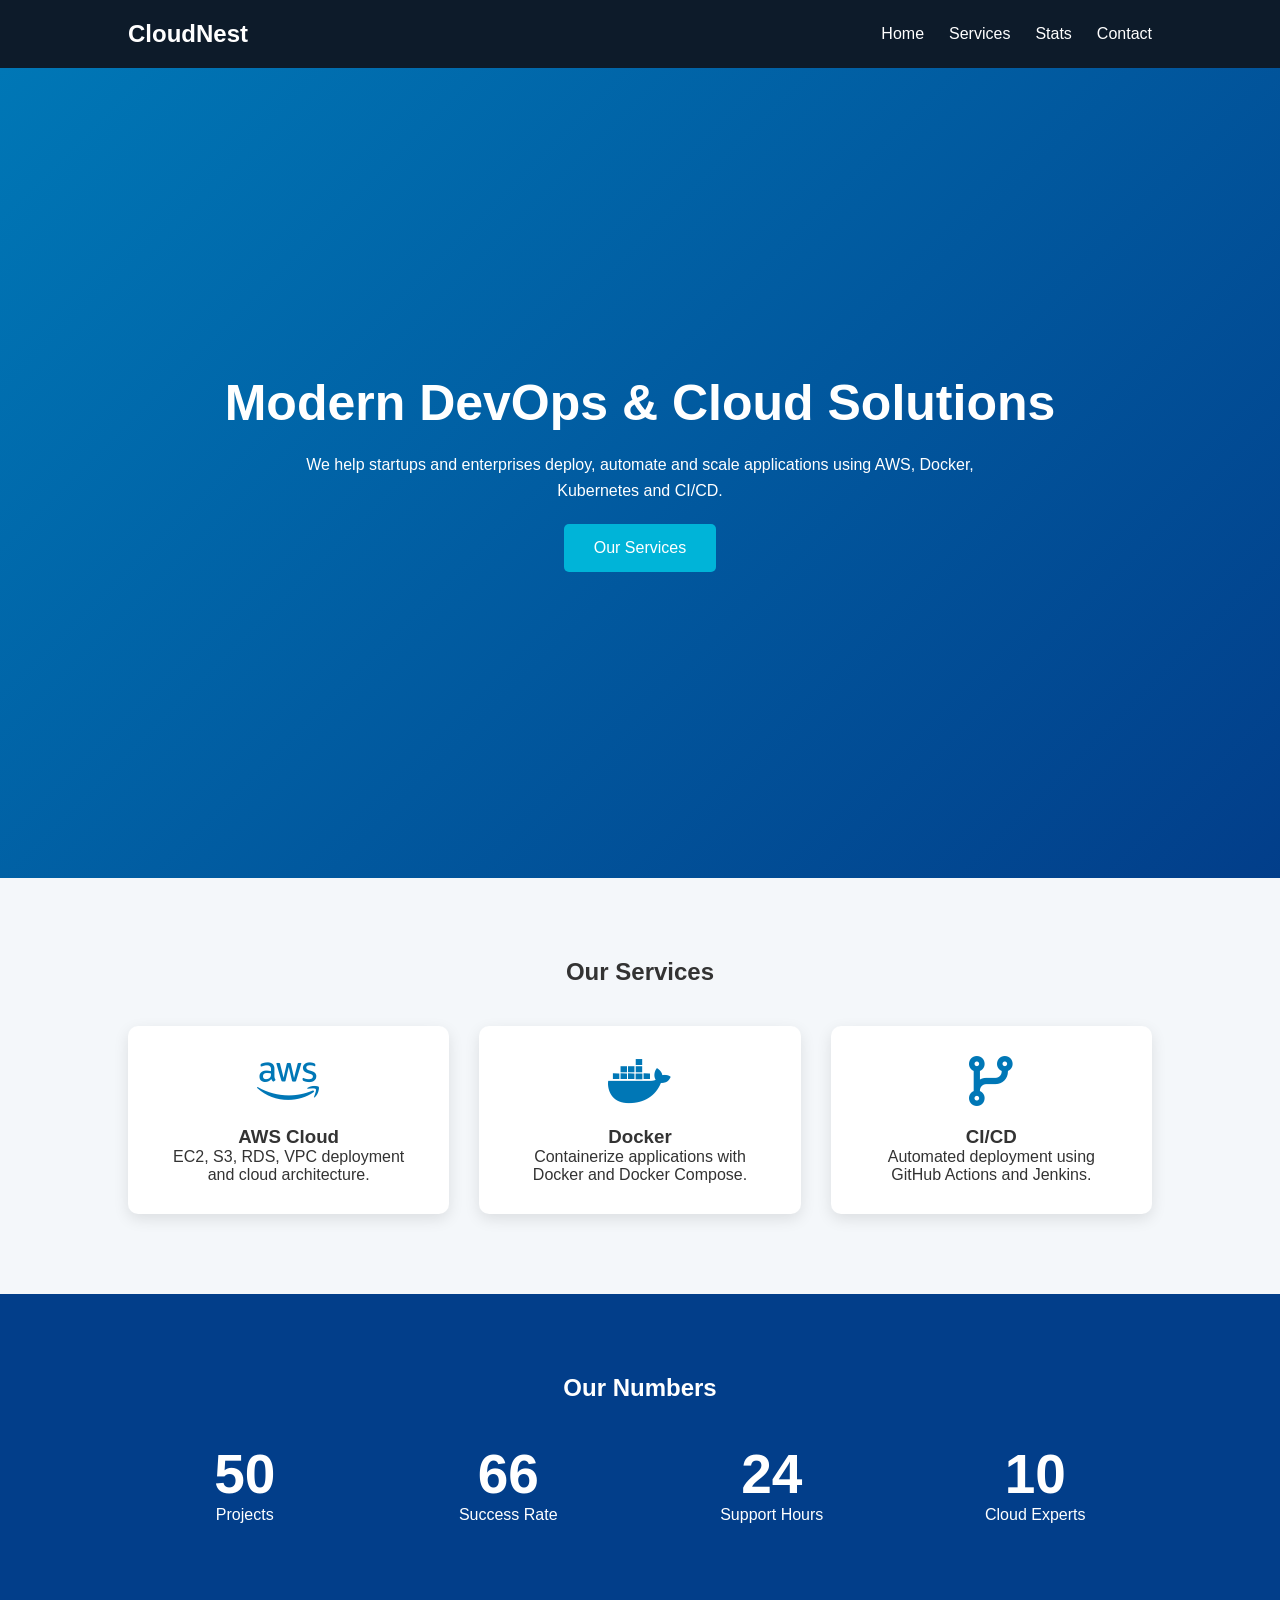
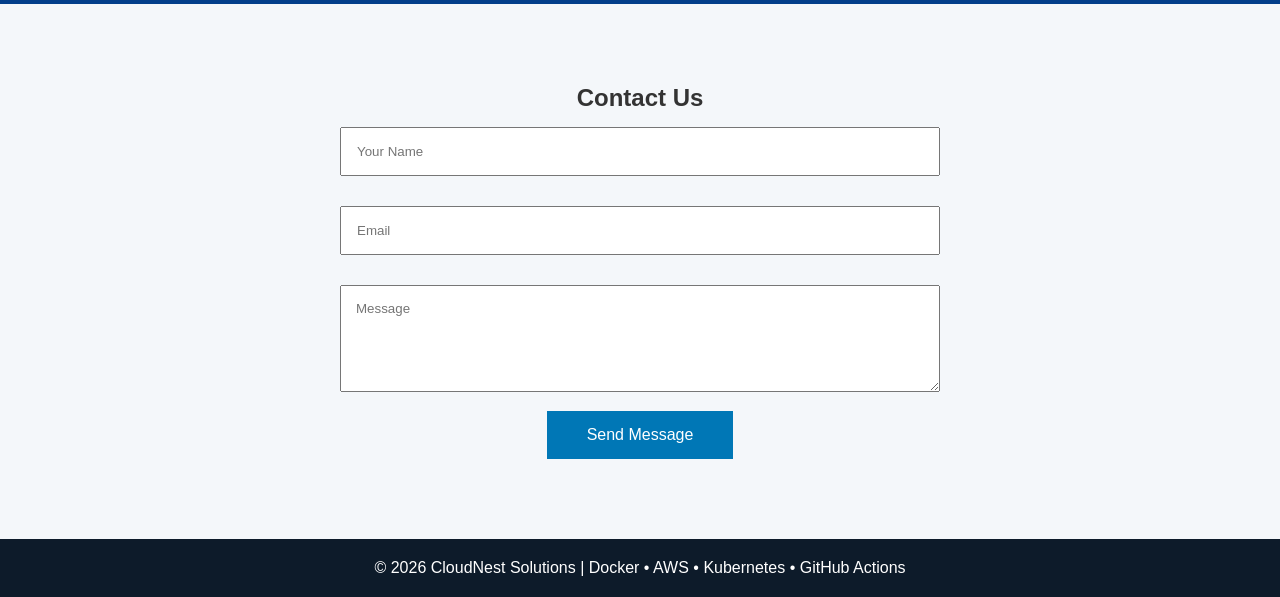
<file: site_1/index.html>
<!DOCTYPE html>
<html lang="en">

<head>
    <meta charset="UTF-8">
    <meta name="viewport" content="width=device-width, initial-scale=1.0">
    <title>CloudNest Solutions</title>

    <link rel="stylesheet" href="style.css">

    <link href="https://cdnjs.cloudflare.com/ajax/libs/font-awesome/6.5.2/css/all.min.css" rel="stylesheet">
</head>

<body>

    <header>

        <nav class="navbar">

            <h2>CloudNest</h2>

            <ul>
                <li><a href="#home">Home</a></li>
                <li><a href="#services">Services</a></li>
                <li><a href="#stats">Stats</a></li>
                <li><a href="#contact">Contact</a></li>
            </ul>

        </nav>

    </header>

    <section class="hero" id="home">

        <div class="hero-content">

            <h1>Modern DevOps & Cloud Solutions</h1>

            <p>
                We help startups and enterprises deploy,
                automate and scale applications using AWS,
                Docker, Kubernetes and CI/CD.
            </p>

            <a href="#services" class="btn">Our Services</a>

        </div>

    </section>

    <section class="services" id="services">

        <h2>Our Services</h2>

        <div class="cards">

            <div class="card">
                <i class="fa-brands fa-aws"></i>
                <h3>AWS Cloud</h3>
                <p>
                    EC2, S3, RDS, VPC deployment and
                    cloud architecture.
                </p>
            </div>

            <div class="card">
                <i class="fa-brands fa-docker"></i>
                <h3>Docker</h3>
                <p>
                    Containerize applications with Docker
                    and Docker Compose.
                </p>
            </div>

            <div class="card">
                <i class="fa-solid fa-code-branch"></i>
                <h3>CI/CD</h3>
                <p>
                    Automated deployment using GitHub
                    Actions and Jenkins.
                </p>
            </div>

        </div>

    </section>

    <section class="stats" id="stats">

        <h2>Our Numbers</h2>

        <div class="stat-container">

            <div>
                <h3 class="counter" data-target="50">0</h3>
                <p>Projects</p>
            </div>

            <div>
                <h3 class="counter" data-target="99">0</h3>
                <p>Success Rate</p>
            </div>

            <div>
                <h3 class="counter" data-target="24">0</h3>
                <p>Support Hours</p>
            </div>

            <div>
                <h3 class="counter" data-target="10">0</h3>
                <p>Cloud Experts</p>
            </div>

        </div>

    </section>

    <section class="contact" id="contact">

        <h2>Contact Us</h2>

        <form>

            <input type="text" placeholder="Your Name" required>

            <input type="email" placeholder="Email" required>

            <textarea rows="5" placeholder="Message"></textarea>

            <button>Send Message</button>

        </form>

    </section>

    <footer>

        <p>
            © 2026 CloudNest Solutions |
            Docker • AWS • Kubernetes • GitHub Actions
        </p>

    </footer>

    <script src="script.js"></script>

</body>

</html>
</file>
<file: site_1/style.css>
* {
    margin: 0;
    padding: 0;
    box-sizing: border-box;
    font-family: Arial, Helvetica, sans-serif;
}

body {
    background: #f4f7fa;
    color: #333;
}

.navbar {
    display: flex;
    justify-content: space-between;
    align-items: center;
    padding: 20px 10%;
    background: #0d1b2a;
    color: white;
}

.navbar ul {
    display: flex;
    list-style: none;
}

.navbar li {
    margin-left: 25px;
}

.navbar a {
    color: white;
    text-decoration: none;
}

.hero {
    height: 90vh;
    display: flex;
    justify-content: center;
    align-items: center;
    text-align: center;
    background: linear-gradient(135deg, #0077b6, #023e8a);
    color: white;
    padding: 20px;
}

.hero h1 {
    font-size: 50px;
}

.hero p {
    margin: 20px auto;
    max-width: 700px;
    line-height: 1.6;
}

.btn {
    display: inline-block;
    background: #00b4d8;
    color: white;
    padding: 15px 30px;
    text-decoration: none;
    border-radius: 5px;
}

.services {
    padding: 80px 10%;
    text-align: center;
}

.cards {
    display: grid;
    grid-template-columns: repeat(auto-fit, minmax(250px, 1fr));
    gap: 30px;
    margin-top: 40px;
}

.card {
    background: white;
    padding: 30px;
    border-radius: 10px;
    box-shadow: 0 5px 15px rgba(0, 0, 0, .1);
    transition: .3s;
}

.card:hover {
    transform: translateY(-8px);
}

.card i {
    font-size: 50px;
    color: #0077b6;
    margin-bottom: 20px;
}

.stats {
    background: #023e8a;
    color: white;
    padding: 80px 10%;
    text-align: center;
}

.stat-container {
    display: grid;
    grid-template-columns: repeat(auto-fit, minmax(180px, 1fr));
    margin-top: 40px;
    gap: 30px;
}

.counter {
    font-size: 55px;
}

.contact {
    padding: 80px 10%;
    text-align: center;
}

form {
    max-width: 600px;
    margin: auto;
}

input,
textarea {
    width: 100%;
    padding: 15px;
    margin: 15px 0;
}

button {
    background: #0077b6;
    color: white;
    border: none;
    padding: 15px 40px;
    cursor: pointer;
    font-size: 16px;
}

footer {
    background: #0d1b2a;
    color: white;
    text-align: center;
    padding: 20px;
}
</file>
